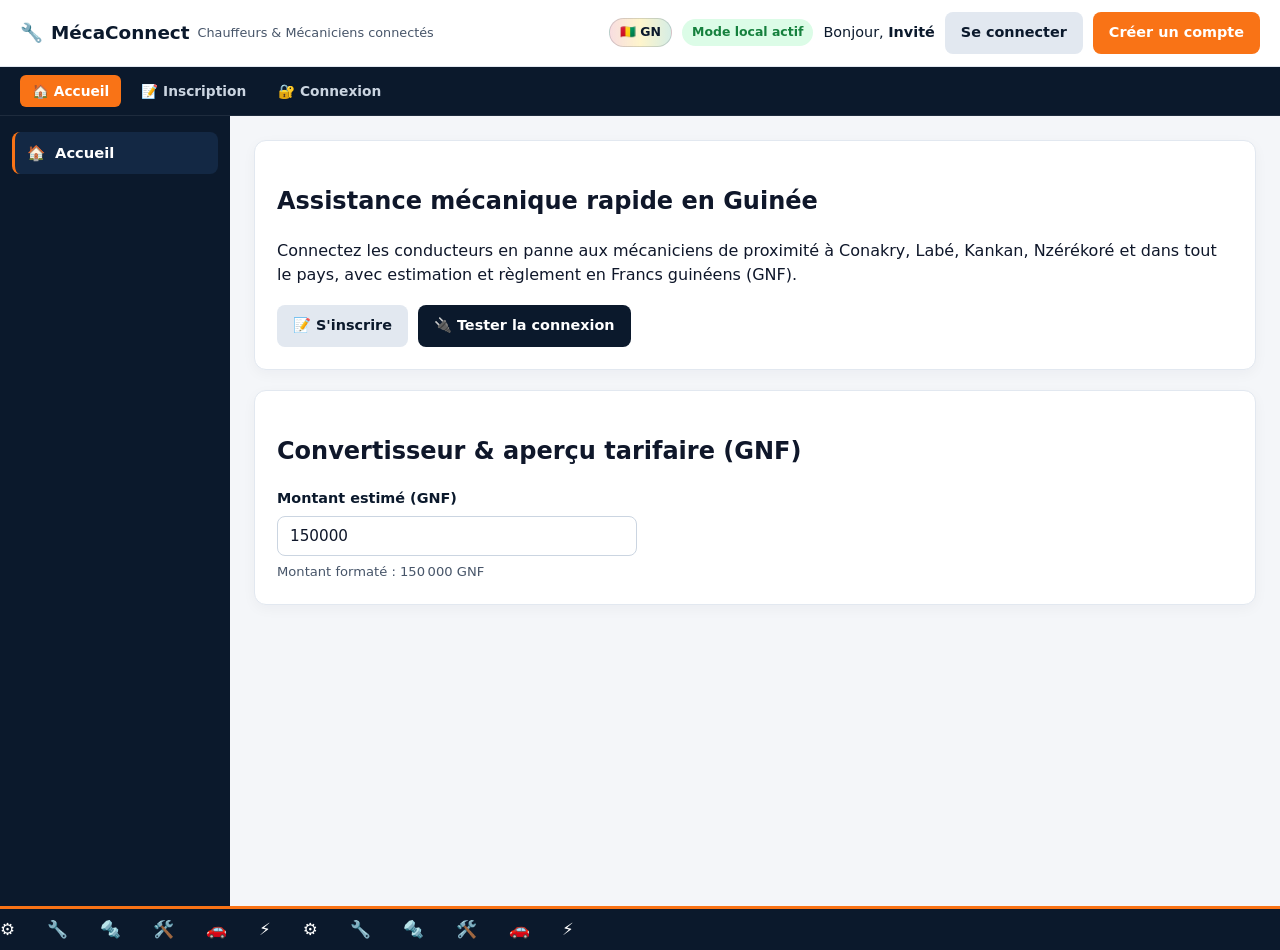
<file: frontend/index.html>
<!DOCTYPE html>
<html lang="fr">
<head>
    <meta charset="UTF-8" />
    <meta name="viewport" content="width=device-width, initial-scale=1.0" />
    <title>Accueil — MécaConnect Guinée</title>
    <link rel="stylesheet" href="style.css" />
</head>
<body>
    <header class="topbar topbar-light">
        <div class="topbar-brand">
            <a href="index.html" class="logo">🔧 <span>MécaConnect</span> <small>Chauffeurs &amp; Mécaniciens connectés</small></a>
        </div>
        <div class="topbar-actions">
            <span class="gn-pill">🇬🇳 GN</span>
            <span id="apiStatusBadge" class="api-badge">Vérification API...</span>
            <span class="user-greeting">Bonjour, <strong data-user-name>Invité</strong></span>
            <a href="notifications.html" class="btn-notif">🔔 Notifications <span class="notif-badge" data-notif-badge>0</span></a>
            <a href="connexion.html" class="btn-ghost-auth auth-guest-only">Se connecter</a>
            <a href="inscription.html" class="btn-cta-orange auth-guest-only">Créer un compte</a>
            <button type="button" id="logoutBtn" class="btn-logout hidden" data-auth-logout>Déconnexion</button>
        </div>
    </header>

    <div class="sub-nav-bar">
        <a href="index.html" class="sub-nav-link active">🏠 Accueil</a>
        <a href="inscription.html" class="sub-nav-link">📝 Inscription</a>
        <a href="connexion.html" class="sub-nav-link">🔐 Connexion</a>
        <a href="paiement.html" class="sub-nav-link">💳 Paiements GNF</a>
    </div>

    <div class="app-layout">
        <aside class="sidebar">
            <nav class="sidebar-nav" aria-label="Menu principal">
                <a href="index.html" class="nav-item active">🏠 <span>Accueil</span></a>
                <a href="chauffeur.html" class="nav-item">🚗 <span>Chauffeur</span></a>
                <a href="mecanicien.html" class="nav-item">🛠️ <span>Mécanicien</span></a>
                <a href="demande.html" class="nav-item">🚨 <span>Demande</span></a>
                <a href="paiement.html" class="nav-item">💳 <span>Paiement</span></a>
                <a href="notifications.html" class="nav-item">🔔 <span>Notifications</span></a>
                <a href="profil.html" class="nav-item">👤 <span>Profil</span></a>
                <a href="admin.html" class="nav-item">🛡️ <span>Administration</span></a>
            </nav>
        </aside>

        <main class="main-content">
            <section class="card">
                <h1>Assistance mécanique rapide en Guinée</h1>
                <p>Connectez les conducteurs en panne aux mécaniciens de proximité à Conakry, Labé, Kankan, Nzérékoré et dans tout le pays, avec estimation et règlement en Francs guinéens (GNF).</p>
                <div class="hero-actions">
                    <a href="demande.html" class="btn-primary">🚨 Demander un dépannage</a>
                    <a href="inscription.html" class="btn-secondary auth-guest-only">📝 S'inscrire</a>
                    <button type="button" id="btnTestApi" class="btn-pay">🔌 Tester la connexion</button>
                </div>
                <div id="loginStatus" class="status-box hidden"></div>
            </section>

            <section class="card">
                <h2>Convertisseur &amp; aperçu tarifaire (GNF)</h2>
                <div class="form-group" style="max-width: 360px;">
                    <label for="amountGnf">Montant estimé (GNF)</label>
                    <input type="number" id="amountGnf" value="150000" min="0" step="5000" />
                    <span id="formattedAmount" class="kyc-hint">Montant formaté : 150 000 GNF</span>
                </div>
            </section>
        </main>
    </div>

    <div class="mechanical-stage" aria-hidden="true">
        <div class="mechanical-track">
            <span>⚙️</span><span>🔧</span><span>🔩</span><span>🛠️</span><span>🚗</span><span>⚡</span>
            <span>⚙️</span><span>🔧</span><span>🔩</span><span>🛠️</span><span>🚗</span><span>⚡</span>
        </div>
    </div>

    <script src="app.js"></script>
</body>
</html>
</file>
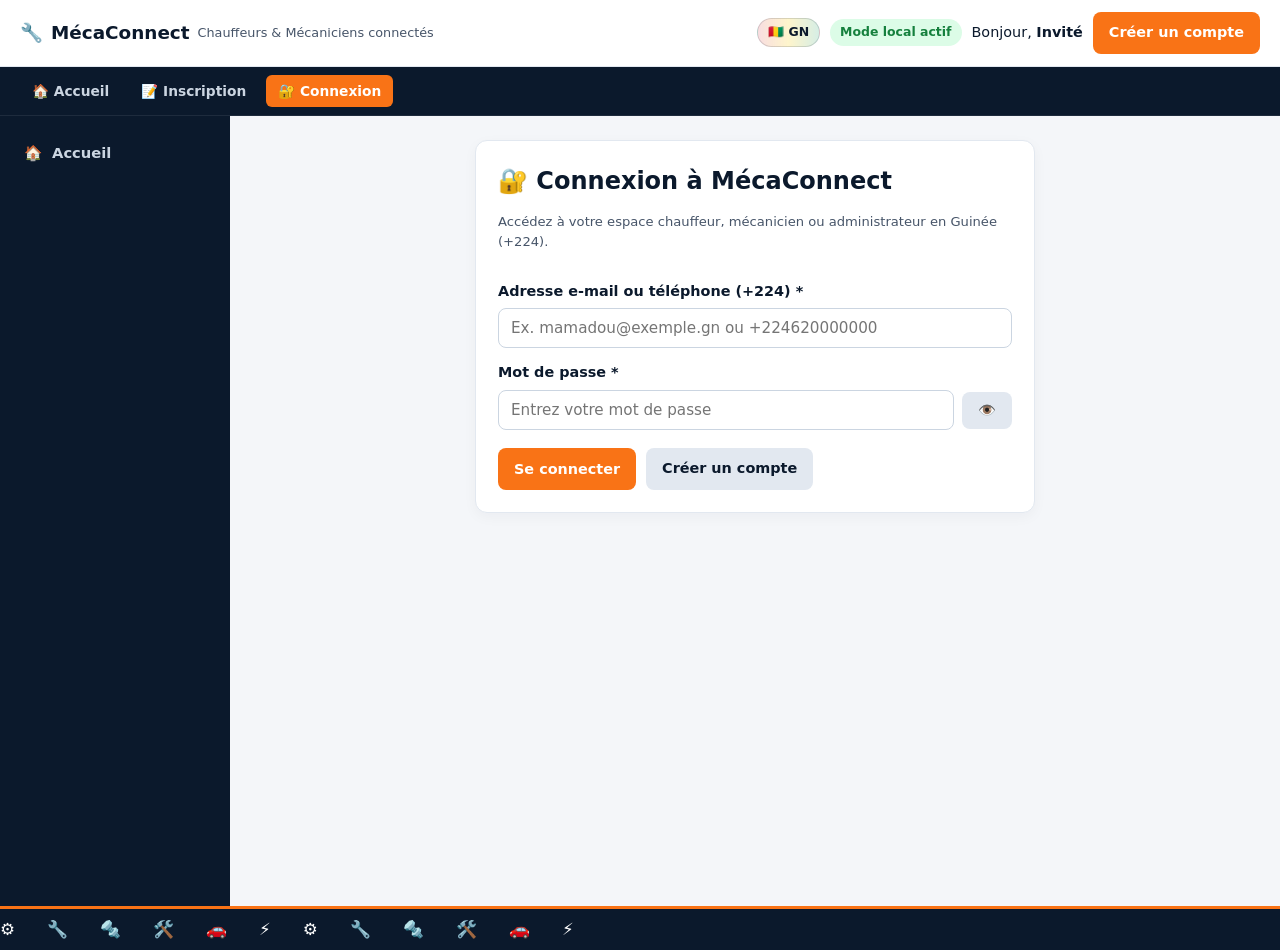
<file: frontend/admin.html>
<!DOCTYPE html>
<html lang="fr">
<head>
    <meta charset="UTF-8" />
    <meta name="viewport" content="width=device-width, initial-scale=1.0" />
    <title>Administration — MécaConnect Guinée</title>
    <link rel="stylesheet" href="style.css" />
</head>
<body>
    <header class="topbar topbar-light">
        <div class="topbar-brand">
            <a href="index.html" class="logo">🔧 <span>MécaConnect</span> <small>Chauffeurs &amp; Mécaniciens connectés</small></a>
        </div>
        <div class="topbar-actions">
            <span class="gn-pill">🇬🇳 GN</span>
            <span id="apiStatusBadge" class="api-badge">Vérification API...</span>
            <span class="user-greeting">Bonjour, <strong data-user-name>Invité</strong></span>
            <a href="notifications.html" class="btn-notif">🔔 Notifications <span class="notif-badge" data-notif-badge>0</span></a>
            <button type="button" id="logoutBtn" class="btn-logout hidden" data-auth-logout>Déconnexion</button>
        </div>
    </header>

    <div class="sub-nav-bar">
        <a href="index.html" class="sub-nav-link">🏠 Accueil</a>
        <a href="admin.html" class="sub-nav-link active">🛡️ Supervision Admin</a>
        <a href="paiement.html" class="sub-nav-link">💳 Paiements GNF</a>
    </div>

    <div class="app-layout">
        <aside class="sidebar">
            <nav class="sidebar-nav" aria-label="Menu principal">
                <a href="index.html" class="nav-item">🏠 <span>Accueil</span></a>
                <a href="chauffeur.html" class="nav-item">🚗 <span>Chauffeur</span></a>
                <a href="mecanicien.html" class="nav-item">🛠️ <span>Mécanicien</span></a>
                <a href="demande.html" class="nav-item">🚨 <span>Demande</span></a>
                <a href="paiement.html" class="nav-item">💳 <span>Paiement</span></a>
                <a href="notifications.html" class="nav-item">🔔 <span>Notifications</span></a>
                <a href="profil.html" class="nav-item">👤 <span>Profil</span></a>
                <a href="admin.html" class="nav-item active">🛡️ <span>Administration</span></a>
            </nav>
        </aside>

        <main class="main-content">
            <section class="card">
                <div class="page-header">
                    <div>
                        <h1>🛡️ Supervision globale MécaConnect Guinée</h1>
                        <p class="kyc-hint">Suivi des membres, interventions en cours et volumes financiers en GNF.</p>
                    </div>
                    <span class="status-badge">Accès Administrateur</span>
                </div>

                <div class="form-grid">
                    <div class="card">
                        <strong>Comptes inscrits</strong>
                        <p id="statUsers" style="font-size: 1.4rem; font-weight: 800; margin: 6px 0 0; color: var(--navy);">0</p>
                    </div>
                    <div class="card">
                        <strong>Interventions</strong>
                        <p id="statInterventions" style="font-size: 1.4rem; font-weight: 800; margin: 6px 0 0; color: var(--navy);">0</p>
                    </div>
                    <div class="card">
                        <strong>Volume paiements (GNF)</strong>
                        <p id="statRevenue" style="font-size: 1.4rem; font-weight: 800; margin: 6px 0 0; color: var(--orange-dark);">0 GNF</p>
                    </div>
                </div>

                <div id="adminStatus" class="status-box hidden"></div>
            </section>

            <section class="card">
                <h2>👥 Utilisateurs</h2>
                <div style="overflow-x: auto;">
                    <table style="width: 100%; border-collapse: collapse; text-align: left;">
                        <thead>
                            <tr>
                                <th style="padding: 8px; border-bottom: 1px solid var(--border);">Nom</th>
                                <th style="padding: 8px; border-bottom: 1px solid var(--border);">E-mail</th>
                                <th style="padding: 8px; border-bottom: 1px solid var(--border);">Téléphone</th>
                                <th style="padding: 8px; border-bottom: 1px solid var(--border);">Rôle</th>
                                <th style="padding: 8px; border-bottom: 1px solid var(--border);">Ville</th>
                                <th style="padding: 8px; border-bottom: 1px solid var(--border);">Statut</th>
                            </tr>
                        </thead>
                        <tbody id="adminUsersTableBody"></tbody>
                    </table>
                </div>
            </section>

            <section class="card">
                <h2>🚨 Interventions</h2>
                <div style="overflow-x: auto;">
                    <table style="width: 100%; border-collapse: collapse; text-align: left;">
                        <thead>
                            <tr>
                                <th style="padding: 8px; border-bottom: 1px solid var(--border);">Type</th>
                                <th style="padding: 8px; border-bottom: 1px solid var(--border);">Localisation</th>
                                <th style="padding: 8px; border-bottom: 1px solid var(--border);">Montant</th>
                                <th style="padding: 8px; border-bottom: 1px solid var(--border);">Statut</th>
                            </tr>
                        </thead>
                        <tbody id="adminInterventionsTableBody"></tbody>
                    </table>
                </div>
            </section>

            <section class="card">
                <h2>💳 Paiements GNF</h2>
                <div style="overflow-x: auto;">
                    <table style="width: 100%; border-collapse: collapse; text-align: left;">
                        <thead>
                            <tr>
                                <th style="padding: 8px; border-bottom: 1px solid var(--border);">Opérateur</th>
                                <th style="padding: 8px; border-bottom: 1px solid var(--border);">Téléphone</th>
                                <th style="padding: 8px; border-bottom: 1px solid var(--border);">Montant</th>
                                <th style="padding: 8px; border-bottom: 1px solid var(--border);">Statut</th>
                            </tr>
                        </thead>
                        <tbody id="adminPaymentsTableBody"></tbody>
                    </table>
                </div>
            </section>
        </main>
    </div>

    <script src="app.js"></script>
</body>
</html>
</file>
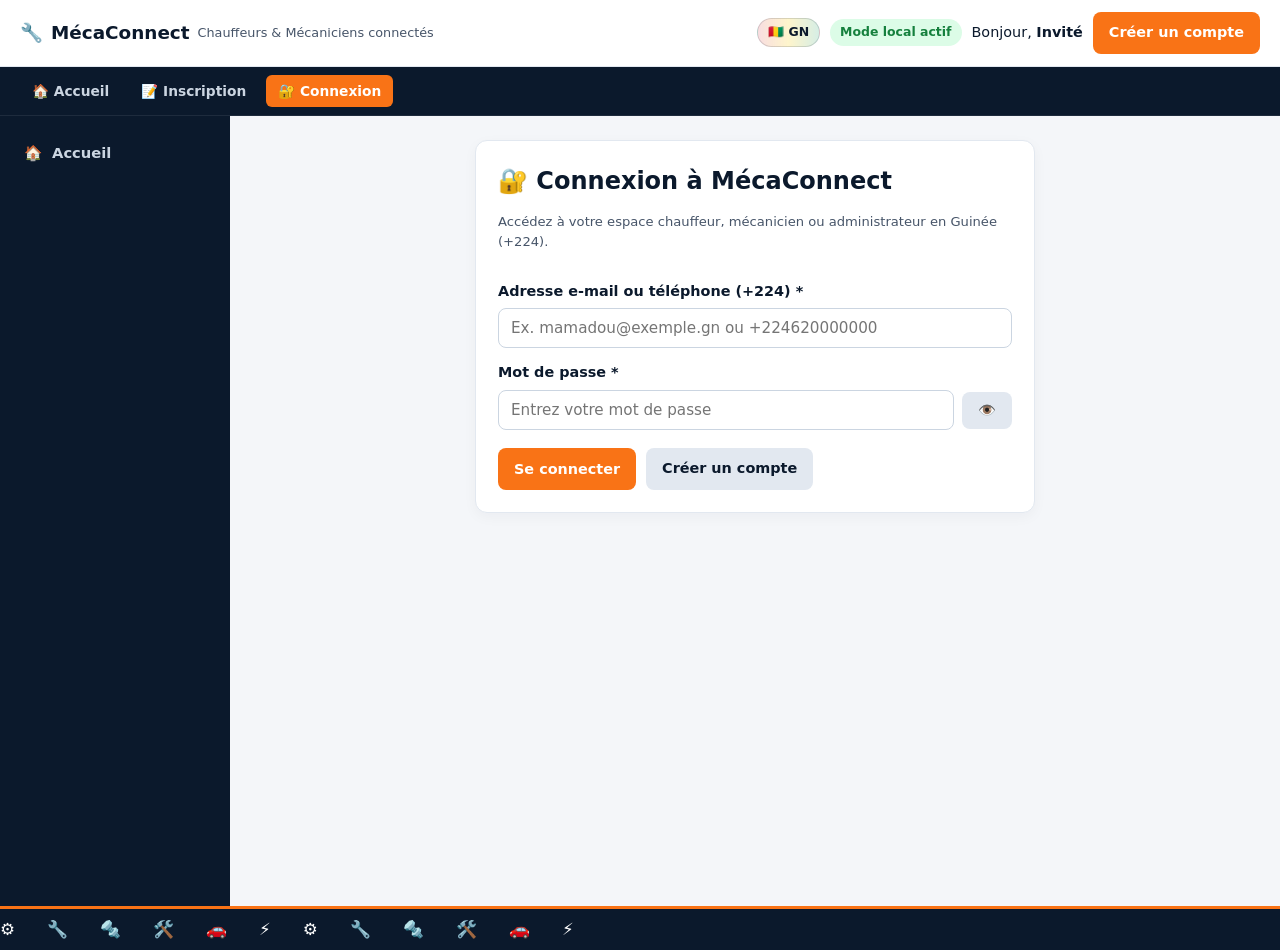
<file: frontend/chauffeur.html>
<!DOCTYPE html>
<html lang="fr">
<head>
    <meta charset="UTF-8" />
    <meta name="viewport" content="width=device-width, initial-scale=1.0" />
    <title>Espace Chauffeur — MécaConnect Guinée</title>
    <link rel="stylesheet" href="style.css" />
</head>
<body>
    <header class="topbar topbar-light">
        <div class="topbar-brand">
            <a href="index.html" class="logo">🔧 <span>MécaConnect</span> <small>Chauffeurs &amp; Mécaniciens connectés</small></a>
        </div>
        <div class="topbar-actions">
            <span class="gn-pill">🇬🇳 GN</span>
            <span id="apiStatusBadge" class="api-badge">Vérification API...</span>
            <span class="user-greeting">Bonjour, <strong data-user-name>Invité</strong></span>
            <a href="notifications.html" class="btn-notif">🔔 Notifications <span class="notif-badge" data-notif-badge>0</span></a>
            <button type="button" id="logoutBtn" class="btn-logout hidden" data-auth-logout>Déconnexion</button>
        </div>
    </header>

    <div class="sub-nav-bar">
        <a href="index.html" class="sub-nav-link">🏠 Accueil</a>
        <a href="chauffeur.html" class="sub-nav-link active">🚗 Espace Chauffeur</a>
        <a href="demande.html" class="sub-nav-link">🚨 Demande SOS</a>
        <a href="paiement.html" class="sub-nav-link">💳 Paiements GNF</a>
    </div>

    <div class="app-layout">
        <aside class="sidebar">
            <nav class="sidebar-nav" aria-label="Menu principal">
                <a href="index.html" class="nav-item">🏠 <span>Accueil</span></a>
                <a href="chauffeur.html" class="nav-item active">🚗 <span>Chauffeur</span></a>
                <a href="mecanicien.html" class="nav-item">🛠️ <span>Mécanicien</span></a>
                <a href="demande.html" class="nav-item">🚨 <span>Demande</span></a>
                <a href="paiement.html" class="nav-item">💳 <span>Paiement</span></a>
                <a href="notifications.html" class="nav-item">🔔 <span>Notifications</span></a>
                <a href="profil.html" class="nav-item">👤 <span>Profil</span></a>
                <a href="admin.html" class="nav-item">🛡️ <span>Administration</span></a>
            </nav>
        </aside>

        <main class="main-content">
            <section class="card">
                <div class="page-header">
                    <div>
                        <h1>🚗 Tableau de bord Chauffeur</h1>
                        <p class="kyc-hint">Suivez vos demandes de dépannage et lancez une alerte SOS en quelques secondes.</p>
                    </div>
                    <a href="demande.html" class="btn-primary">🚨 Nouvelle demande SOS</a>
                </div>

                <div class="form-grid">
                    <div class="card">
                        <strong>Demandes actives</strong>
                        <p id="driverActiveCount" style="font-size: 1.4rem; font-weight: 800; margin: 6px 0 0; color: var(--navy);">0</p>
                    </div>
                    <div class="card">
                        <strong>Budget estimé cumulé</strong>
                        <p id="driverTotalGnf" style="font-size: 1.4rem; font-weight: 800; margin: 6px 0 0; color: var(--orange-dark);">0 GNF</p>
                    </div>
                </div>
            </section>

            <section class="card">
                <div class="section-head">
                    <h2>📋 Historique de mes interventions</h2>
                    <a href="paiement.html" class="btn-pay">💳 Régler en GNF</a>
                </div>
                <div id="driverRequestsList">
                    <p class="kyc-hint">Chargement de vos interventions...</p>
                </div>
            </section>
        </main>
    </div>

    <script src="app.js"></script>
</body>
</html>
</file>
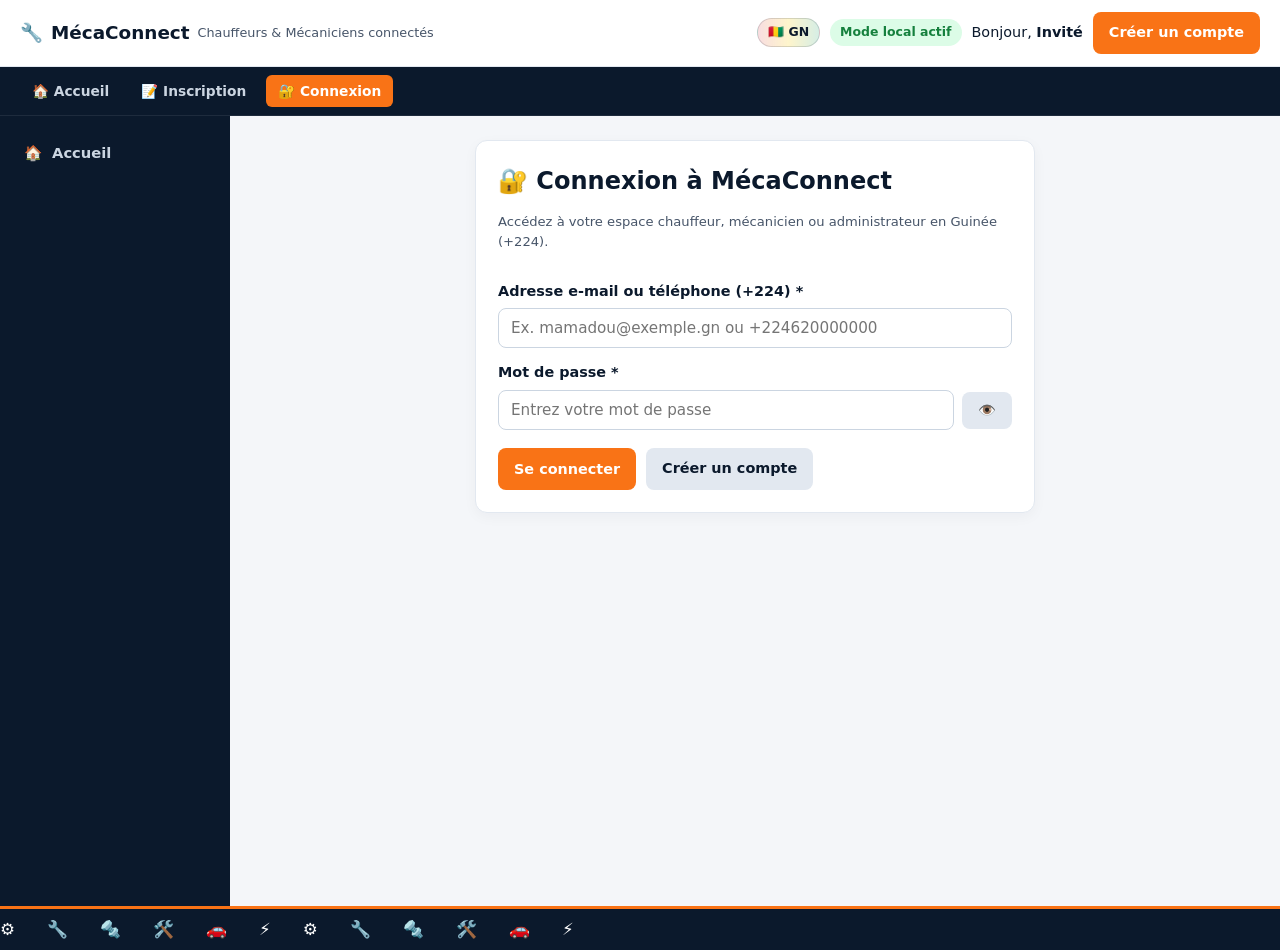
<file: frontend/connexion.html>
<!DOCTYPE html>
<html lang="fr">
<head>
    <meta charset="UTF-8" />
    <meta name="viewport" content="width=device-width, initial-scale=1.0" />
    <title>Connexion — MécaConnect Guinée</title>
    <link rel="stylesheet" href="style.css" />
</head>
<body class="connexion-page">
    <header class="topbar topbar-light">
        <div class="topbar-brand">
            <a href="index.html" class="logo">🔧 <span>MécaConnect</span> <small>Chauffeurs &amp; Mécaniciens connectés</small></a>
        </div>
        <div class="topbar-actions">
            <span class="gn-pill">🇬🇳 GN</span>
            <span id="apiStatusBadge" class="api-badge">Vérification API...</span>
            <span class="user-greeting">Bonjour, <strong data-user-name>Invité</strong></span>
            <a href="notifications.html" class="btn-notif">🔔 Notifications <span class="notif-badge" data-notif-badge>0</span></a>
            <a href="inscription.html" class="btn-cta-orange auth-guest-only">Créer un compte</a>
            <button type="button" id="logoutBtn" class="btn-logout hidden" data-auth-logout>Déconnexion</button>
        </div>
    </header>

    <div class="sub-nav-bar">
        <a href="index.html" class="sub-nav-link">🏠 Accueil</a>
        <a href="inscription.html" class="sub-nav-link">📝 Inscription</a>
        <a href="connexion.html" class="sub-nav-link active">🔐 Connexion</a>
        <a href="paiement.html" class="sub-nav-link">💳 Paiements GNF</a>
    </div>

    <div class="app-layout">
        <aside class="sidebar">
            <nav class="sidebar-nav" aria-label="Menu principal">
                <a href="index.html" class="nav-item">🏠 <span>Accueil</span></a>
                <a href="chauffeur.html" class="nav-item">🚗 <span>Chauffeur</span></a>
                <a href="mecanicien.html" class="nav-item">🛠️ <span>Mécanicien</span></a>
                <a href="demande.html" class="nav-item">🚨 <span>Demande</span></a>
                <a href="paiement.html" class="nav-item">💳 <span>Paiement</span></a>
                <a href="notifications.html" class="nav-item">🔔 <span>Notifications</span></a>
                <a href="profil.html" class="nav-item">👤 <span>Profil</span></a>
                <a href="admin.html" class="nav-item">🛡️ <span>Administration</span></a>
            </nav>
        </aside>

        <main class="main-content">
            <section class="form-card" style="max-width: 560px; margin: 0 auto;">
                <div class="page-header">
                    <div>
                        <h1>🔐 Connexion à MécaConnect</h1>
                        <p class="kyc-hint">Accédez à votre espace chauffeur, mécanicien ou administrateur en Guinée (+224).</p>
                    </div>
                </div>

                <form id="connexionForm" novalidate>
                    <div class="form-group">
                        <label for="loginEmail">Adresse e-mail ou téléphone (+224) *</label>
                        <input type="text" id="loginEmail" name="email" placeholder="Ex. mamadou@exemple.gn ou +224620000000" autocomplete="username" required />
                    </div>

                    <div class="form-group" style="margin-top: 14px;">
                        <label for="loginPassword">Mot de passe *</label>
                        <div style="display: flex; gap: 8px; align-items: center;">
                            <input type="password" id="loginPassword" name="mot_de_passe" placeholder="Entrez votre mot de passe" autocomplete="current-password" required />
                            <button type="button" id="togglePasswordBtn" class="btn-secondary" style="white-space: nowrap;" aria-label="Afficher ou masquer le mot de passe">👁️</button>
                        </div>
                    </div>

                    <div id="loginStatus" class="status-box hidden" role="alert" aria-live="polite"></div>

                    <div class="hero-actions">
                        <button type="submit" id="submitConnexionBtn" class="btn-primary">Se connecter</button>
                        <a href="inscription.html" class="btn-secondary">Créer un compte</a>
                    </div>
                </form>
            </section>
        </main>
    </div>

    <div class="mechanical-stage" aria-hidden="true">
        <div class="mechanical-track">
            <span>⚙️</span><span>🔧</span><span>🔩</span><span>🛠️</span><span>🚗</span><span>⚡</span>
            <span>⚙️</span><span>🔧</span><span>🔩</span><span>🛠️</span><span>🚗</span><span>⚡</span>
        </div>
    </div>

    <script src="app.js"></script>
</body>
</html>
</file>
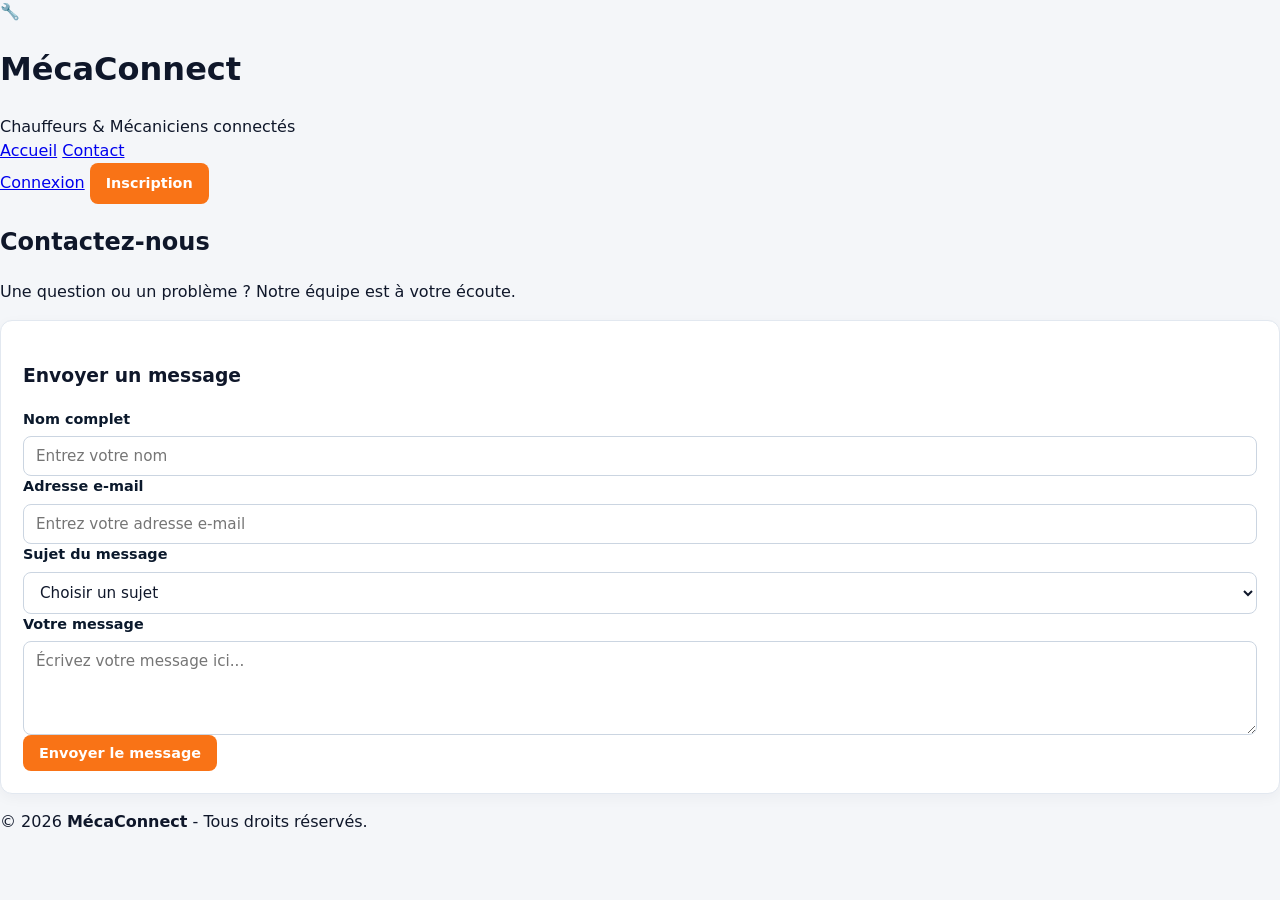
<file: frontend/contact.html>
<!DOCTYPE html>
<html lang="fr">
<head>
  <meta charset="UTF-8" />
  <meta name="viewport" content="width=device-width, initial-scale=1.0" />
  <title>Contact — MécaConnect</title>
  <link rel="stylesheet" href="style.css" />
</head>
<body>
  <header class="navbar">
    <div class="brand">
      <span class="logo">🔧</span>
      <div>
        <h1><a href="index.html" style="text-decoration:none; color:inherit;">MécaConnect</a></h1>
        <span class="tagline">Chauffeurs &amp; Mécaniciens connectés</span>
      </div>
    </div>

    <nav class="nav-links">
      <a href="index.html">Accueil</a>
      <a href="chauffeur.html">Chauffeur</a>
      <a href="mecanicien.html">Mécanicien</a>
      <a href="demande.html">Demande</a>
      <a href="paiement.html">Paiement</a>
      <a href="profil.html">Profil</a>
      <a href="contact.html" class="active">Contact</a>
    </nav>

    <div class="auth-actions">
      <a href="connexion.html" class="btn-outline">Connexion</a>
      <a href="inscription.html" class="btn-primary">Inscription</a>
    </div>
  </header>

  <main class="container page-medium">
    <div class="app-toolbar">
      <div>
        <h2>Contactez-nous</h2>
        <p class="muted">Une question ou un problème ? Notre équipe est à votre écoute.</p>
      </div>
    </div>

    <div class="card">
      <h3>Envoyer un message</h3>
      <form onsubmit="handleContact(event)">
        <div class="form-row">
          <div class="form-group">
            <label for="contact-name">Nom complet</label>
            <input type="text" id="contact-name" placeholder="Entrez votre nom" required />
          </div>

          <div class="form-group">
            <label for="contact-email">Adresse e-mail</label>
            <input type="email" id="contact-email" placeholder="Entrez votre adresse e-mail" required />
          </div>
        </div>

        <div class="form-group">
          <label for="contact-subject">Sujet du message</label>
          <select id="contact-subject" required>
            <option value="">Choisir un sujet</option>
            <option value="Support chauffeur">Support chauffeur</option>
            <option value="Partenariat mécanicien">Partenariat mécanicien</option>
            <option value="Facturation">Facturation et paiement</option>
            <option value="Autre">Autre demande</option>
          </select>
        </div>

        <div class="form-group">
          <label for="contact-message">Votre message</label>
          <textarea id="contact-message" rows="4" placeholder="Écrivez votre message ici..." required></textarea>
        </div>

        <button type="submit" class="btn-primary full-width">Envoyer le message</button>
      </form>
    </div>
  </main>

  <footer class="footer">
    <p>© 2026 <strong>MécaConnect</strong> - Tous droits réservés.</p>
  </footer>

  <script src="app.js"></script>
</body>
</html>
</file>
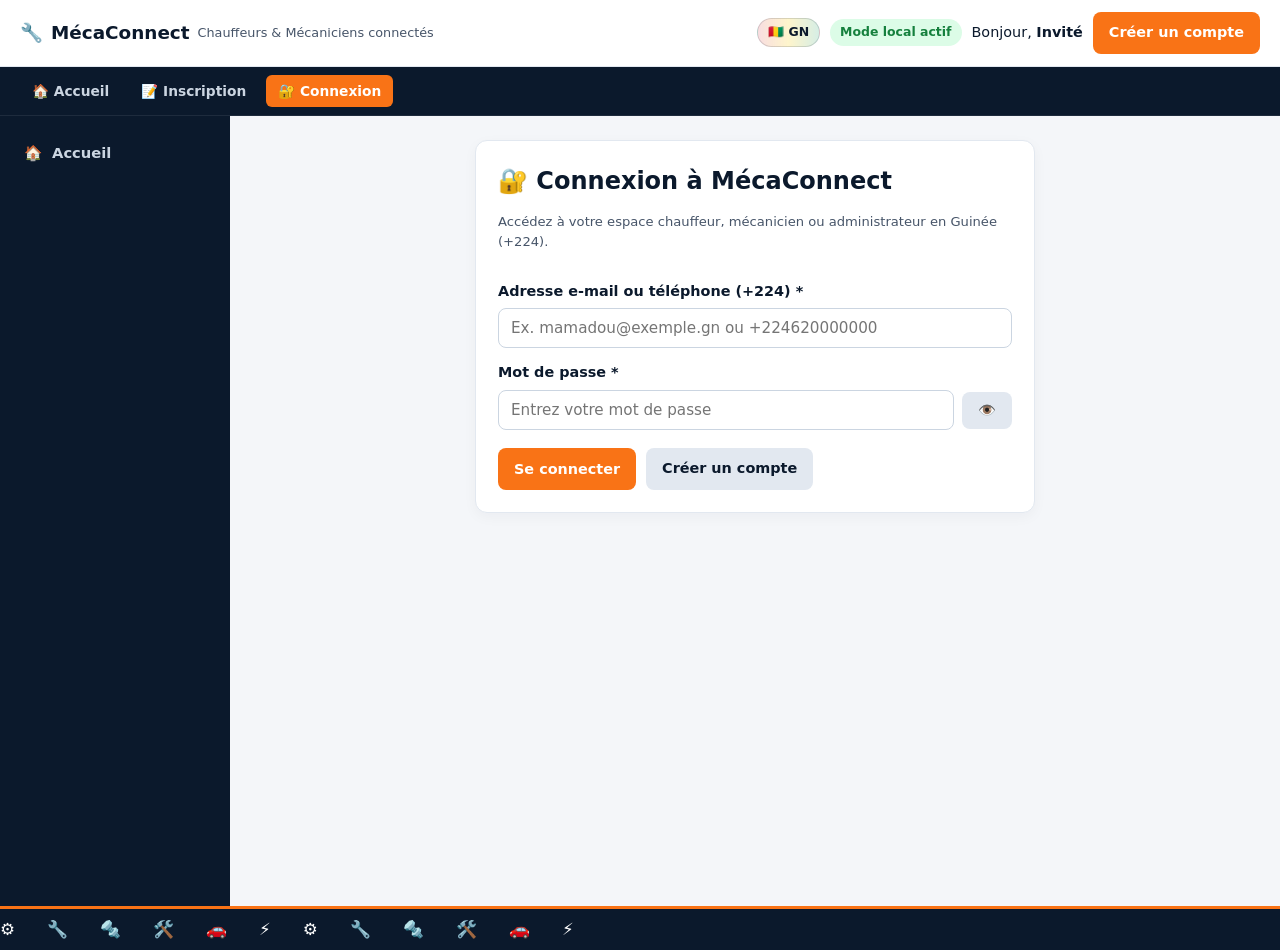
<file: frontend/demande.html>
<!DOCTYPE html>
<html lang="fr">
<head>
    <meta charset="UTF-8" />
    <meta name="viewport" content="width=device-width, initial-scale=1.0" />
    <title>Demande SOS — MécaConnect Guinée</title>
    <link rel="stylesheet" href="style.css" />
</head>
<body class="demande-page">
    <header class="topbar topbar-light">
        <div class="topbar-brand">
            <a href="index.html" class="logo">🔧 <span>MécaConnect</span> <small>Chauffeurs &amp; Mécaniciens connectés</small></a>
        </div>
        <div class="topbar-actions">
            <span class="gn-pill">🇬🇳 GN</span>
            <span id="apiStatusBadge" class="api-badge">Vérification API...</span>
            <span class="user-greeting">Bonjour, <strong data-user-name>Invité</strong></span>
            <a href="notifications.html" class="btn-notif">🔔 Notifications <span class="notif-badge" data-notif-badge>0</span></a>
            <button type="button" id="logoutBtn" class="btn-logout hidden" data-auth-logout>Déconnexion</button>
        </div>
    </header>

    <div class="sub-nav-bar">
        <a href="index.html" class="sub-nav-link">🏠 Accueil</a>
        <a href="demande.html" class="sub-nav-link active">🚨 Demande SOS</a>
        <a href="mecanicien.html" class="sub-nav-link">🛠️ Missions</a>
        <a href="paiement.html" class="sub-nav-link">💳 Paiements GNF</a>
    </div>

    <div class="app-layout">
        <aside class="sidebar">
            <nav class="sidebar-nav" aria-label="Menu principal">
                <a href="index.html" class="nav-item">🏠 <span>Accueil</span></a>
                <a href="chauffeur.html" class="nav-item">🚗 <span>Chauffeur</span></a>
                <a href="mecanicien.html" class="nav-item">🛠️ <span>Mécanicien</span></a>
                <a href="demande.html" class="nav-item active">🚨 <span>Demande</span></a>
                <a href="paiement.html" class="nav-item">💳 <span>Paiement</span></a>
                <a href="notifications.html" class="nav-item">🔔 <span>Notifications</span></a>
                <a href="profil.html" class="nav-item">👤 <span>Profil</span></a>
                <a href="admin.html" class="nav-item">🛡️ <span>Administration</span></a>
            </nav>
        </aside>

        <main class="main-content">
            <section class="form-card">
                <div class="page-header">
                    <div>
                        <h1>🚨 Nouvelle demande d'intervention (SOS)</h1>
                        <p class="kyc-hint">Signalez une panne en Guinée et proposez un tarif estimatif en GNF.</p>
                    </div>
                    <span class="status-badge">Urgence 24/7</span>
                </div>

                <form id="breakdownForm" novalidate>
                    <div class="form-grid">
                        <div class="form-group">
                            <label for="typePanne">Type de panne *</label>
                            <select id="typePanne" name="type_panne" required>
                                <option value="Panne batterie / démarrage">🔋 Panne batterie / démarrage</option>
                                <option value="Crevaison / changement de roue">🛞 Crevaison / changement de roue</option>
                                <option value="Surchauffe moteur / radiateur">🌡️ Surchauffe moteur / radiateur</option>
                                <option value="Freinage / embrayage / boîte">🛑 Freinage / embrayage / boîte</option>
                                <option value="Diagnostic électrique">⚡ Diagnostic électrique</option>
                            </select>
                        </div>

                        <div class="form-group">
                            <label for="localisation">Ville &amp; quartier *</label>
                            <input type="text" id="localisation" name="localisation" placeholder="Ex. Labé — Daka ou Conakry — Kipé" required />
                        </div>

                        <div class="form-group">
                            <label for="amountGnf">Tarif estimé (GNF) *</label>
                            <input type="number" id="amountGnf" name="montant_gnf" value="150000" min="10000" step="5000" required />
                            <span id="formattedAmount" class="kyc-hint">Montant formaté : 150 000 GNF</span>
                        </div>
                    </div>

                    <div class="form-group" style="margin-top: 14px;">
                        <label for="descriptionPanne">Description du problème</label>
                        <textarea id="descriptionPanne" name="description" rows="3" placeholder="Décrivez brièvement la panne..."></textarea>
                    </div>

                    <div class="hero-actions">
                        <button type="submit" class="btn-primary">🚨 Envoyer la demande</button>
                        <button type="reset" class="btn-secondary">Réinitialiser</button>
                    </div>

                    <div id="driverStatus" class="status-box hidden"></div>
                </form>
            </section>

            <section class="card">
                <h2>📋 Mes demandes</h2>
                <div id="driverRequestsList"></div>
            </section>
        </main>
    </div>

    <script src="app.js"></script>
</body>
</html>
</file>
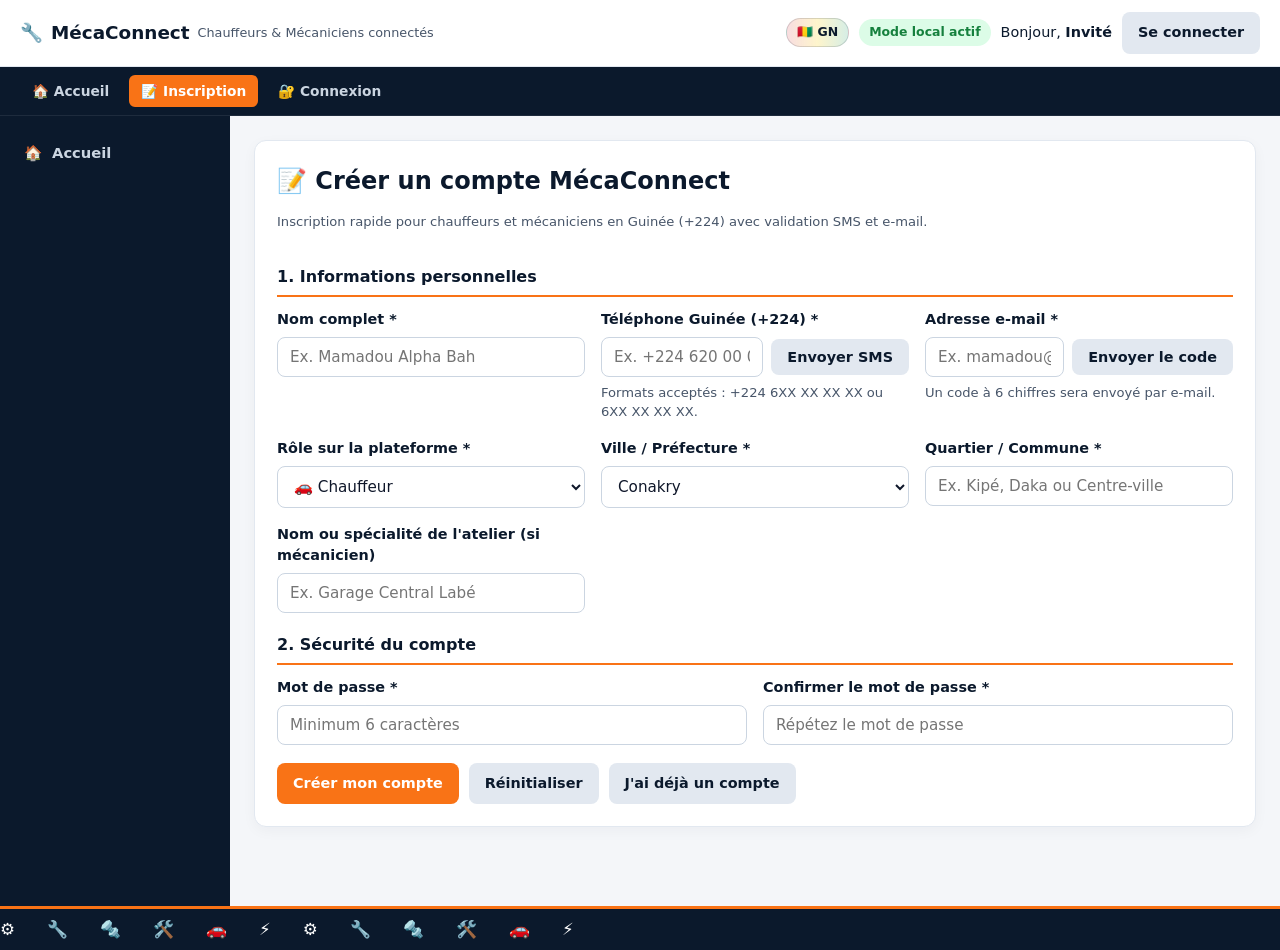
<file: frontend/inscription.html>
<!DOCTYPE html>
<html lang="fr">
<head>
    <meta charset="UTF-8" />
    <meta name="viewport" content="width=device-width, initial-scale=1.0" />
    <title>Inscription — MécaConnect Guinée</title>
    <link rel="stylesheet" href="style.css" />
</head>
<body class="inscription-page">
    <header class="topbar topbar-light">
        <div class="topbar-brand">
            <a href="index.html" class="logo">🔧 <span>MécaConnect</span> <small>Chauffeurs &amp; Mécaniciens connectés</small></a>
        </div>
        <div class="topbar-actions">
            <span class="gn-pill">🇬🇳 GN</span>
            <span id="apiStatusBadge" class="api-badge">Vérification API...</span>
            <span class="user-greeting">Bonjour, <strong data-user-name>Invité</strong></span>
            <a href="notifications.html" class="btn-notif">🔔 Notifications <span class="notif-badge" data-notif-badge>0</span></a>
            <a href="connexion.html" class="btn-ghost-auth auth-guest-only">Se connecter</a>
            <button type="button" id="logoutBtn" class="btn-logout hidden" data-auth-logout>Déconnexion</button>
        </div>
    </header>

    <div class="sub-nav-bar">
        <a href="index.html" class="sub-nav-link">🏠 Accueil</a>
        <a href="inscription.html" class="sub-nav-link active">📝 Inscription</a>
        <a href="connexion.html" class="sub-nav-link">🔐 Connexion</a>
        <a href="paiement.html" class="sub-nav-link">💳 Paiements GNF</a>
    </div>

    <div class="app-layout">
        <aside class="sidebar">
            <nav class="sidebar-nav" aria-label="Menu principal">
                <a href="index.html" class="nav-item">🏠 <span>Accueil</span></a>
                <a href="chauffeur.html" class="nav-item">🚗 <span>Chauffeur</span></a>
                <a href="mecanicien.html" class="nav-item">🛠️ <span>Mécanicien</span></a>
                <a href="demande.html" class="nav-item">🚨 <span>Demande</span></a>
                <a href="paiement.html" class="nav-item">💳 <span>Paiement</span></a>
                <a href="notifications.html" class="nav-item">🔔 <span>Notifications</span></a>
                <a href="profil.html" class="nav-item">👤 <span>Profil</span></a>
                <a href="admin.html" class="nav-item">🛡️ <span>Administration</span></a>
            </nav>
        </aside>

        <main class="main-content">
            <section class="form-card">
                <div class="page-header">
                    <div>
                        <h1>📝 Créer un compte MécaConnect</h1>
                        <p class="kyc-hint">Inscription rapide pour chauffeurs et mécaniciens en Guinée (+224) avec validation SMS et e-mail.</p>
                    </div>
                </div>

                <form id="inscriptionForm" novalidate>
                    <div class="section-title">1. Informations personnelles</div>
                    <div class="form-grid">
                        <div class="form-group">
                            <label for="nomComplet">Nom complet *</label>
                            <input type="text" id="nomComplet" name="nom_complet" placeholder="Ex. Mamadou Alpha Bah" autocomplete="name" required />
                        </div>

                        <div class="form-group">
                            <label for="telephone">Téléphone Guinée (+224) *</label>
                            <div style="display: flex; gap: 8px; align-items: center;">
                                <input type="tel" id="telephone" name="telephone" placeholder="Ex. +224 620 00 00 00" autocomplete="tel" required />
                                <button type="button" id="sendSmsBtn" class="btn-secondary" style="white-space: nowrap;">Envoyer SMS</button>
                            </div>
                            <small id="smsStatusHint" class="kyc-hint" aria-live="polite">Formats acceptés : +224 6XX XX XX XX ou 6XX XX XX XX.</small>
                        </div>

                        <div class="form-group hidden" id="smsOtpGroup">
                            <label for="smsOtp">Code SMS (+224 — 6 chiffres) *</label>
                            <div style="display: flex; gap: 8px; align-items: center;">
                                <input type="text" id="smsOtp" name="sms_otp" maxlength="6" pattern="\d{6}" inputmode="numeric" placeholder="Ex. 192837" />
                                <button type="button" id="verifySmsBtn" class="btn-primary" style="white-space: nowrap;">Valider SMS</button>
                            </div>
                        </div>

                        <div class="form-group">
                            <label for="email">Adresse e-mail *</label>
                            <div style="display: flex; gap: 8px; align-items: center;">
                                <input type="email" id="email" name="email" placeholder="Ex. mamadou@exemple.gn" autocomplete="email" required />
                                <button type="button" id="sendOtpBtn" class="btn-secondary" style="white-space: nowrap;">Envoyer le code</button>
                            </div>
                            <small id="emailStatusHint" class="kyc-hint" aria-live="polite">Un code à 6 chiffres sera envoyé par e-mail.</small>
                        </div>

                        <div class="form-group hidden" id="otpGroup">
                            <label for="emailOtp">Code de vérification e-mail (6 chiffres) *</label>
                            <div style="display: flex; gap: 8px; align-items: center;">
                                <input type="text" id="emailOtp" name="email_otp" maxlength="6" pattern="\d{6}" inputmode="numeric" placeholder="Ex. 482910" />
                                <button type="button" id="verifyOtpBtn" class="btn-primary" style="white-space: nowrap;">Valider le code</button>
                            </div>
                        </div>

                        <div class="form-group">
                            <label for="roleCompte">Rôle sur la plateforme *</label>
                            <select id="roleCompte" name="role" required>
                                <option value="chauffeur">🚗 Chauffeur</option>
                                <option value="mecanicien">🛠️ Mécanicien / Atelier</option>
                            </select>
                        </div>

                        <div class="form-group">
                            <label for="ville">Ville / Préfecture *</label>
                            <select id="ville" name="ville" required>
                                <option value="Conakry">Conakry</option>
                                <option value="Labé">Labé</option>
                                <option value="Kankan">Kankan</option>
                                <option value="Nzérékoré">Nzérékoré</option>
                                <option value="Mamou">Mamou</option>
                                <option value="Kindia">Kindia</option>
                                <option value="Boké">Boké</option>
                                <option value="Faranah">Faranah</option>
                            </select>
                        </div>

                        <div class="form-group">
                            <label for="quartier">Quartier / Commune *</label>
                            <input type="text" id="quartier" name="quartier" placeholder="Ex. Kipé, Daka ou Centre-ville" required />
                        </div>

                        <div class="form-group">
                            <label for="refAtelier">Nom ou spécialité de l'atelier (si mécanicien)</label>
                            <input type="text" id="refAtelier" name="ref_atelier" placeholder="Ex. Garage Central Labé" />
                        </div>
                    </div>

                    <div class="section-title">2. Sécurité du compte</div>
                    <div class="form-grid">
                        <div class="form-group">
                            <label for="motDePasse">Mot de passe *</label>
                            <input type="password" id="motDePasse" name="mot_de_passe" minlength="6" autocomplete="new-password" placeholder="Minimum 6 caractères" required />
                        </div>

                        <div class="form-group">
                            <label for="confirmMotDePasse">Confirmer le mot de passe *</label>
                            <input type="password" id="confirmMotDePasse" name="confirm_mot_de_passe" minlength="6" autocomplete="new-password" placeholder="Répétez le mot de passe" required />
                        </div>
                    </div>

                    <div class="hero-actions">
                        <button type="submit" id="submitInscriptionBtn" class="btn-primary">Créer mon compte</button>
                        <button type="reset" class="btn-secondary">Réinitialiser</button>
                        <a href="connexion.html" class="btn-secondary">J'ai déjà un compte</a>
                    </div>

                    <div id="inscriptionFeedback" class="status-box hidden" role="status" aria-live="polite"></div>
                </form>
            </section>
        </main>
    </div>

    <div class="mechanical-stage" aria-hidden="true">
        <div class="mechanical-track">
            <span>⚙️</span><span>🔧</span><span>🔩</span><span>🛠️</span><span>🚗</span><span>⚡</span>
            <span>⚙️</span><span>🔧</span><span>🔩</span><span>🛠️</span><span>🚗</span><span>⚡</span>
        </div>
    </div>

    <script src="app.js"></script>
</body>
</html>
</file>
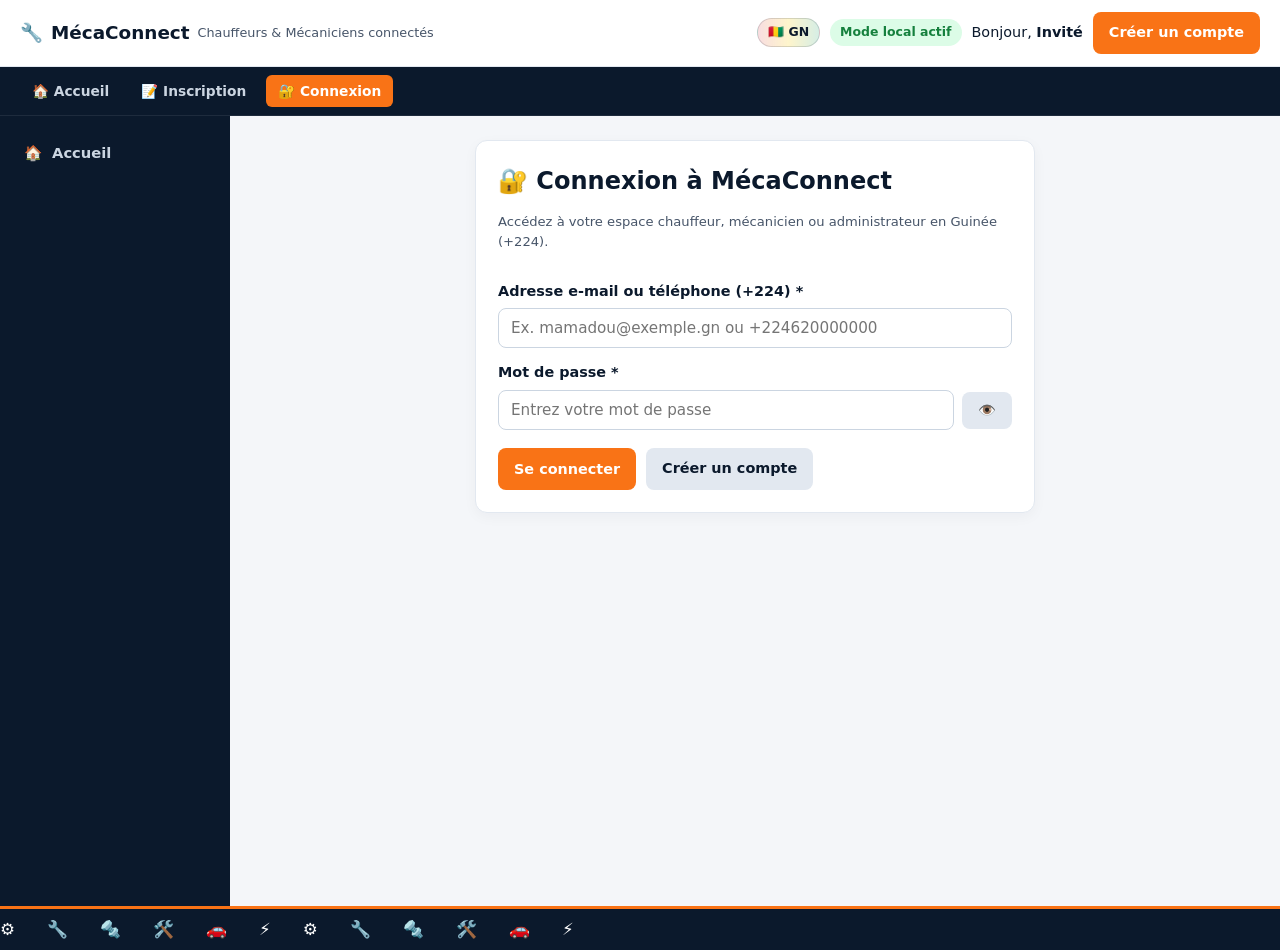
<file: frontend/mecanicien.html>
<!DOCTYPE html>
<html lang="fr">
<head>
    <meta charset="UTF-8" />
    <meta name="viewport" content="width=device-width, initial-scale=1.0" />
    <title>Espace Mécanicien — MécaConnect Guinée</title>
    <link rel="stylesheet" href="style.css" />
</head>
<body>
    <header class="topbar topbar-light">
        <div class="topbar-brand">
            <a href="index.html" class="logo">🔧 <span>MécaConnect</span> <small>Chauffeurs &amp; Mécaniciens connectés</small></a>
        </div>
        <div class="topbar-actions">
            <span class="gn-pill">🇬🇳 GN</span>
            <span id="apiStatusBadge" class="api-badge">Vérification API...</span>
            <span class="user-greeting">Bonjour, <strong data-user-name>Invité</strong></span>
            <a href="notifications.html" class="btn-notif">🔔 Notifications <span class="notif-badge" data-notif-badge>0</span></a>
            <button type="button" id="logoutBtn" class="btn-logout hidden" data-auth-logout>Déconnexion</button>
        </div>
    </header>

    <div class="sub-nav-bar">
        <a href="index.html" class="sub-nav-link">🏠 Accueil</a>
        <a href="demande.html" class="sub-nav-link">🚨 Demande SOS</a>
        <a href="mecanicien.html" class="sub-nav-link active">🛠️ Missions</a>
        <a href="paiement.html" class="sub-nav-link">💳 Paiements GNF</a>
    </div>

    <div class="app-layout">
        <aside class="sidebar">
            <nav class="sidebar-nav" aria-label="Menu principal">
                <a href="index.html" class="nav-item">🏠 <span>Accueil</span></a>
                <a href="chauffeur.html" class="nav-item">🚗 <span>Chauffeur</span></a>
                <a href="mecanicien.html" class="nav-item active">🛠️ <span>Mécanicien</span></a>
                <a href="demande.html" class="nav-item">🚨 <span>Demande</span></a>
                <a href="paiement.html" class="nav-item">💳 <span>Paiement</span></a>
                <a href="notifications.html" class="nav-item">🔔 <span>Notifications</span></a>
                <a href="profil.html" class="nav-item">👤 <span>Profil</span></a>
                <a href="admin.html" class="nav-item">🛡️ <span>Administration</span></a>
            </nav>
        </aside>

        <main class="main-content">
            <section class="card">
                <div class="page-header">
                    <div>
                        <h1>🛠️ Missions d'intervention disponibles</h1>
                        <p class="kyc-hint">Acceptez ou clôturez les demandes de dépannage en Guinée.</p>
                    </div>
                    <span class="status-badge">Atelier actif</span>
                </div>
                <div id="mechanicMissionsList"></div>
            </section>
        </main>
    </div>

    <script src="app.js"></script>
</body>
</html>
</file>
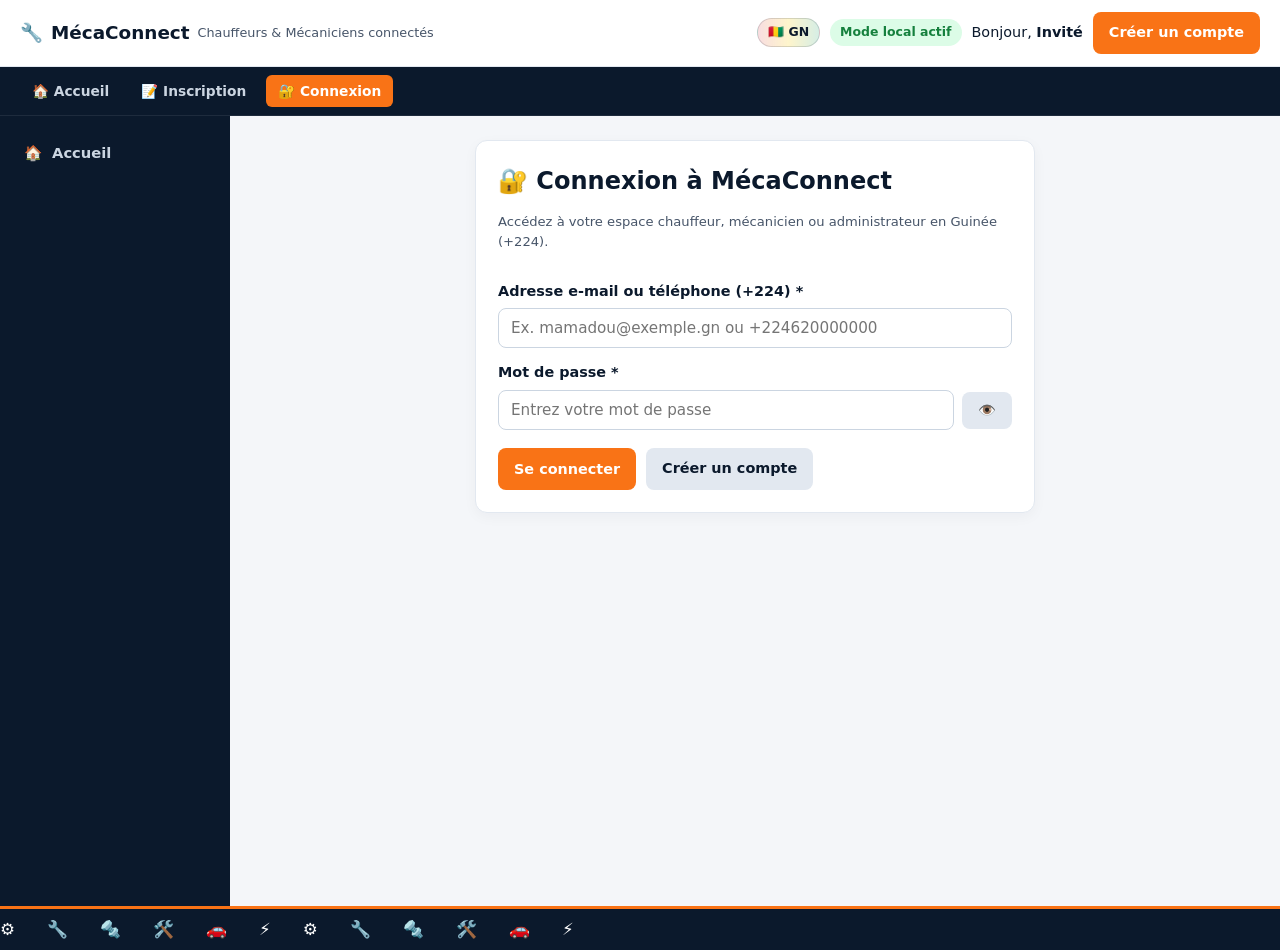
<file: frontend/notifications.html>
<!DOCTYPE html>
<html lang="fr">
<head>
    <meta charset="UTF-8" />
    <meta name="viewport" content="width=device-width, initial-scale=1.0" />
    <title>Notifications — MécaConnect Guinée</title>
    <link rel="stylesheet" href="style.css" />
</head>
<body>
    <header class="topbar topbar-light">
        <div class="topbar-brand">
            <a href="index.html" class="logo">🔧 <span>MécaConnect</span> <small>Chauffeurs &amp; Mécaniciens connectés</small></a>
        </div>
        <div class="topbar-actions">
            <span class="gn-pill">🇬🇳 GN</span>
            <span id="apiStatusBadge" class="api-badge">Vérification API...</span>
            <span class="user-greeting">Bonjour, <strong data-user-name>Invité</strong></span>
            <a href="notifications.html" class="btn-notif">🔔 Notifications <span class="notif-badge" data-notif-badge>0</span></a>
            <button type="button" id="logoutBtn" class="btn-logout hidden" data-auth-logout>Déconnexion</button>
        </div>
    </header>

    <div class="sub-nav-bar">
        <a href="index.html" class="sub-nav-link">🏠 Accueil</a>
        <a href="demande.html" class="sub-nav-link">🚨 Demande SOS</a>
        <a href="mecanicien.html" class="sub-nav-link">🛠️ Missions</a>
        <a href="notifications.html" class="sub-nav-link active">🔔 Notifications</a>
    </div>

    <div class="app-layout">
        <aside class="sidebar">
            <nav class="sidebar-nav" aria-label="Menu principal">
                <a href="index.html" class="nav-item">🏠 <span>Accueil</span></a>
                <a href="chauffeur.html" class="nav-item">🚗 <span>Chauffeur</span></a>
                <a href="mecanicien.html" class="nav-item">🛠️ <span>Mécanicien</span></a>
                <a href="demande.html" class="nav-item">🚨 <span>Demande</span></a>
                <a href="paiement.html" class="nav-item">💳 <span>Paiement</span></a>
                <a href="notifications.html" class="nav-item active">🔔 <span>Notifications</span></a>
                <a href="profil.html" class="nav-item">👤 <span>Profil</span></a>
                <a href="admin.html" class="nav-item">🛡️ <span>Administration</span></a>
            </nav>
        </aside>

        <main class="main-content">
            <section class="card">
                <div class="page-header">
                    <div>
                        <h1>🔔 Centre de notifications</h1>
                        <p class="kyc-hint">Alertes d'intervention, confirmations de paiement GNF et mises à jour de compte.</p>
                    </div>
                    <button type="button" id="clearNotificationsBtn" class="btn-secondary">Marquer tout comme lu</button>
                </div>

                <div id="notificationsList">
                    <p class="kyc-hint">Chargement des notifications...</p>
                </div>
            </section>
        </main>
    </div>

    <script src="app.js"></script>
</body>
</html>
</file>
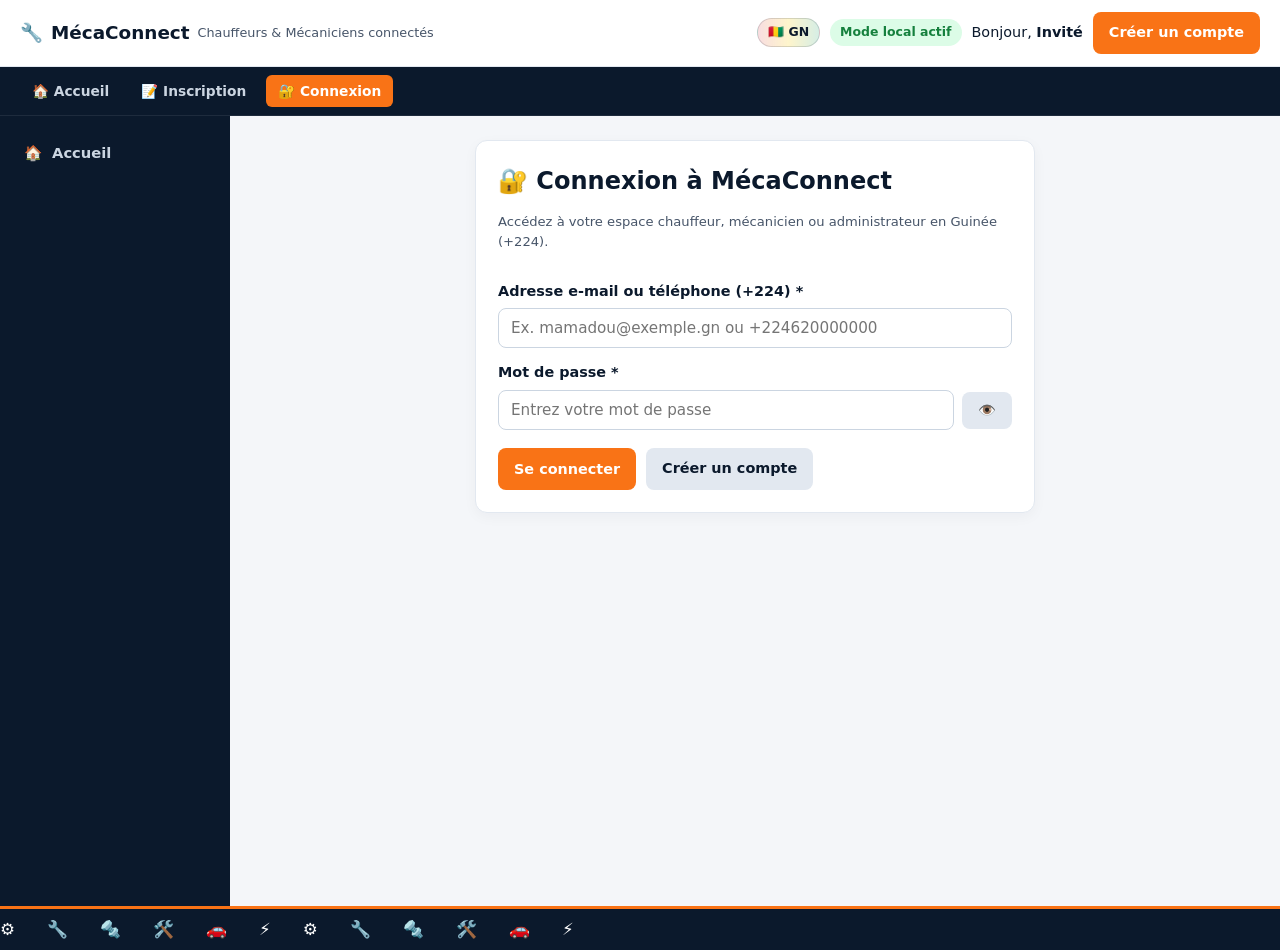
<file: frontend/paiement.html>
<!DOCTYPE html>
<html lang="fr">
<head>
    <meta charset="UTF-8" />
    <meta name="viewport" content="width=device-width, initial-scale=1.0" />
    <title>Paiements GNF — MécaConnect Guinée</title>
    <link rel="stylesheet" href="style.css" />
</head>
<body>
    <header class="topbar topbar-light">
        <div class="topbar-brand">
            <a href="index.html" class="logo">🔧 <span>MécaConnect</span> <small>Chauffeurs &amp; Mécaniciens connectés</small></a>
        </div>
        <div class="topbar-actions">
            <span class="gn-pill">🇬🇳 GN</span>
            <span id="apiStatusBadge" class="api-badge">Vérification API...</span>
            <span class="user-greeting">Bonjour, <strong data-user-name>Invité</strong></span>
            <a href="notifications.html" class="btn-notif">🔔 Notifications <span class="notif-badge" data-notif-badge>0</span></a>
            <button type="button" id="logoutBtn" class="btn-logout hidden" data-auth-logout>Déconnexion</button>
        </div>
    </header>

    <div class="sub-nav-bar">
        <a href="index.html" class="sub-nav-link">🏠 Accueil</a>
        <a href="demande.html" class="sub-nav-link">🚨 Demande SOS</a>
        <a href="mecanicien.html" class="sub-nav-link">🛠️ Missions</a>
        <a href="paiement.html" class="sub-nav-link active">💳 Paiements GNF</a>
    </div>

    <div class="app-layout">
        <aside class="sidebar">
            <nav class="sidebar-nav" aria-label="Menu principal">
                <a href="index.html" class="nav-item">🏠 <span>Accueil</span></a>
                <a href="chauffeur.html" class="nav-item">🚗 <span>Chauffeur</span></a>
                <a href="mecanicien.html" class="nav-item">🛠️ <span>Mécanicien</span></a>
                <a href="demande.html" class="nav-item">🚨 <span>Demande</span></a>
                <a href="paiement.html" class="nav-item active">💳 <span>Paiement</span></a>
                <a href="notifications.html" class="nav-item">🔔 <span>Notifications</span></a>
                <a href="profil.html" class="nav-item">👤 <span>Profil</span></a>
                <a href="admin.html" class="nav-item">🛡️ <span>Administration</span></a>
            </nav>
        </aside>

        <main class="main-content">
            <section class="form-card">
                <h1>💳 Paiement mobile en Francs guinéens (GNF)</h1>
                <form id="paymentForm" novalidate>
                    <div class="form-grid">
                        <div class="form-group">
                            <label for="payAmountGnf">Montant (GNF) *</label>
                            <input type="number" id="payAmountGnf" name="montant_gnf" value="150000" min="5000" step="5000" required />
                        </div>

                        <div class="form-group">
                            <label for="payMethod">Opérateur mobile *</label>
                            <select id="payMethod" name="operateur" required>
                                <option value="Orange Money Guinée">🟠 Orange Money Guinée</option>
                                <option value="MTN MoMo Guinée">🟡 MTN MoMo Guinée</option>
                                <option value="Espèces (à l'atelier)">💵 Espèces (à l'atelier)</option>
                            </select>
                        </div>

                        <div class="form-group">
                            <label for="payPhone">Numéro mobile money (+224) *</label>
                            <input type="tel" id="payPhone" name="telephone" placeholder="+224620000000" required />
                        </div>
                    </div>

                    <div class="hero-actions">
                        <button type="submit" class="btn-pay">Confirmer le paiement GNF</button>
                    </div>

                    <div id="paymentStatus" class="status-box hidden"></div>
                </form>
            </section>

            <section class="card">
                <h2>🧾 Historique des transactions</h2>
                <div id="paymentsHistoryList"></div>
            </section>
        </main>
    </div>

    <script src="app.js"></script>
</body>
</html>
</file>
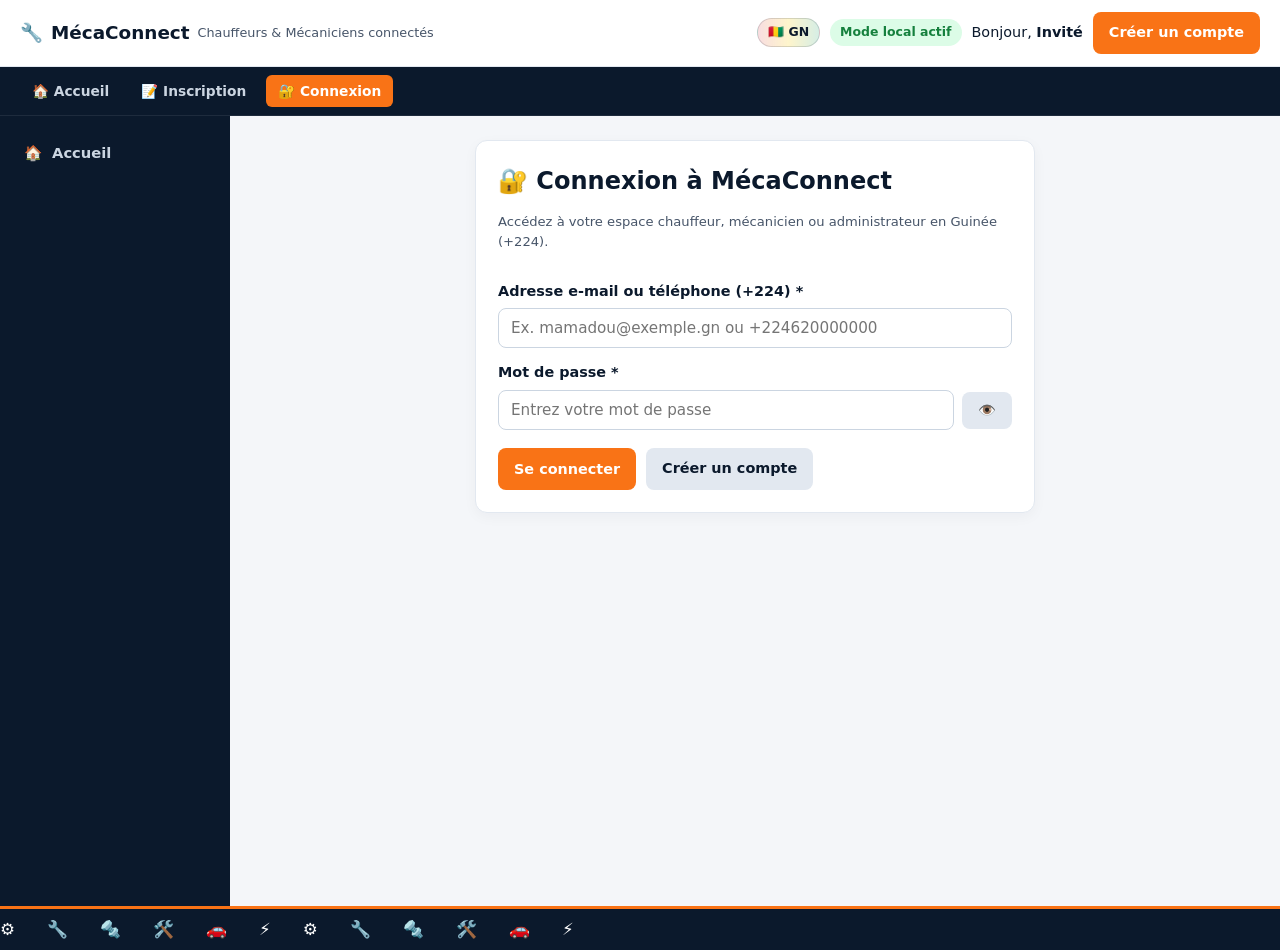
<file: frontend/profil.html>
<!DOCTYPE html>
<html lang="fr">
<head>
    <meta charset="UTF-8" />
    <meta name="viewport" content="width=device-width, initial-scale=1.0" />
    <title>Mon Profil — MécaConnect Guinée</title>
    <link rel="stylesheet" href="style.css" />
</head>
<body>
    <header class="topbar topbar-light">
        <div class="topbar-brand">
            <a href="index.html" class="logo">🔧 <span>MécaConnect</span> <small>Chauffeurs &amp; Mécaniciens connectés</small></a>
        </div>
        <div class="topbar-actions">
            <span class="gn-pill">🇬🇳 GN</span>
            <span id="apiStatusBadge" class="api-badge">Vérification API...</span>
            <span class="user-greeting">Bonjour, <strong data-user-name>Invité</strong></span>
            <a href="notifications.html" class="btn-notif">🔔 Notifications <span class="notif-badge" data-notif-badge>0</span></a>
            <button type="button" id="logoutBtn" class="btn-logout hidden" data-auth-logout>Déconnexion</button>
        </div>
    </header>

    <div class="sub-nav-bar">
        <a href="index.html" class="sub-nav-link">🏠 Accueil</a>
        <a href="demande.html" class="sub-nav-link">🚨 Demande SOS</a>
        <a href="paiement.html" class="sub-nav-link">💳 Paiements GNF</a>
        <a href="profil.html" class="sub-nav-link active">👤 Profil</a>
    </div>

    <div class="app-layout">
        <aside class="sidebar">
            <nav class="sidebar-nav" aria-label="Menu principal">
                <a href="index.html" class="nav-item">🏠 <span>Accueil</span></a>
                <a href="chauffeur.html" class="nav-item">🚗 <span>Chauffeur</span></a>
                <a href="mecanicien.html" class="nav-item">🛠️ <span>Mécanicien</span></a>
                <a href="demande.html" class="nav-item">🚨 <span>Demande</span></a>
                <a href="paiement.html" class="nav-item">💳 <span>Paiement</span></a>
                <a href="notifications.html" class="nav-item">🔔 <span>Notifications</span></a>
                <a href="profil.html" class="nav-item active">👤 <span>Profil</span></a>
                <a href="admin.html" class="nav-item">🛡️ <span>Administration</span></a>
            </nav>
        </aside>

        <main class="main-content">
            <section class="card">
                <div class="page-header">
                    <div>
                        <h1 id="profileName">Utilisateur</h1>
                        <p class="kyc-hint">Statut du compte : <strong id="profileKycStatus">Actif</strong></p>
                    </div>
                    <span class="status-badge" id="profileRole">CHAUFFEUR</span>
                </div>

                <div class="form-grid">
                    <div><strong>E-mail :</strong> <span id="profileEmail">-</span></div>
                    <div><strong>Téléphone :</strong> <span id="profilePhone">-</span></div>
                    <div><strong>Ville :</strong> <span id="profileCity">Conakry</span></div>
                    <div><strong>Quartier :</strong> <span id="profileQuarter">-</span></div>
                </div>

                <div class="hero-actions">
                    <a href="demande.html" class="btn-primary">🚨 Nouvelle demande SOS</a>
                    <a href="paiement.html" class="btn-pay">💳 Effectuer un paiement GNF</a>
                </div>
            </section>
        </main>
    </div>

    <script src="app.js"></script>
</body>
</html>
</file>
<file: frontend/style.css>
:root {
  --navy: #0b192c;
  --navy-soft: #132844;
  --orange: #f97316;
  --orange-dark: #ea580c;
  --bg: #f4f6f9;
  --surface: #ffffff;
  --text-main: #0f172a;
  --text-muted: #475569;
  --border: #e2e8f0;
  --success: #15803d;
  --danger: #dc2626;
  --info: #1d4ed8;
  --gn-red: #ce1126;
  --gn-yellow: #fcd116;
  --gn-green: #009460;
}

*,
*::before,
*::after {
  box-sizing: border-box;
}

body {
  margin: 0;
  font-family: system-ui, -apple-system, "Segoe UI", Roboto, Helvetica, Arial, sans-serif;
  background-color: var(--bg);
  color: var(--text-main);
  line-height: 1.5;
}

.hidden {
  display: none !important;
}

/* Barre supérieure */
.topbar {
  display: flex;
  flex-wrap: wrap;
  justify-content: space-between;
  align-items: center;
  gap: 12px;
  padding: 12px 20px;
  background: var(--navy);
  color: #ffffff;
  border-bottom: 3px solid var(--orange);
}

.topbar-light {
  background: #ffffff;
  color: var(--navy);
  border-bottom: 1px solid var(--border);
  box-shadow: 0 2px 8px rgba(11, 25, 44, 0.05);
}

.topbar-brand .logo {
  display: inline-flex;
  align-items: center;
  gap: 8px;
  text-decoration: none;
  color: inherit;
  font-weight: 800;
  font-size: 1.15rem;
}

.topbar-brand .logo small {
  font-weight: 500;
  font-size: 0.8rem;
  color: var(--text-muted);
}

.topbar-actions {
  display: flex;
  flex-wrap: wrap;
  align-items: center;
  gap: 10px;
  font-size: 0.9rem;
}

.gn-pill {
  display: inline-flex;
  align-items: center;
  gap: 4px;
  padding: 4px 10px;
  border-radius: 999px;
  font-weight: 700;
  font-size: 0.78rem;
  background: linear-gradient(90deg, rgba(206, 17, 38, 0.14), rgba(252, 209, 22, 0.22), rgba(0, 148, 96, 0.16));
  border: 1px solid rgba(11, 25, 44, 0.15);
}

.api-badge {
  padding: 4px 10px;
  border-radius: 999px;
  font-size: 0.78rem;
  font-weight: 700;
  background: #e2e8f0;
  color: var(--navy);
}

.api-badge.ok {
  background: #dcfce7;
  color: var(--success);
}

.api-badge.err {
  background: #fee2e2;
  color: var(--danger);
}

.btn-notif {
  display: inline-flex;
  align-items: center;
  gap: 6px;
  text-decoration: none;
  background: #f1f5f9;
  color: var(--navy);
  padding: 6px 12px;
  border-radius: 8px;
  font-weight: 600;
}

.notif-badge {
  background: var(--orange);
  color: #ffffff;
  font-size: 0.75rem;
  padding: 1px 6px;
  border-radius: 999px;
  font-weight: 700;
}

/* Sous-navigation */
.sub-nav-bar {
  display: flex;
  flex-wrap: wrap;
  gap: 8px;
  padding: 8px 20px;
  background: var(--navy);
  border-bottom: 1px solid rgba(255, 255, 255, 0.08);
}

.sub-nav-link {
  text-decoration: none;
  color: #cbd5e1;
  font-size: 0.86rem;
  font-weight: 600;
  padding: 6px 12px;
  border-radius: 6px;
}

.sub-nav-link:hover,
.sub-nav-link.active {
  background: var(--orange);
  color: #ffffff;
}

/* Mise en page principale */
.app-layout {
  display: grid;
  grid-template-columns: 230px 1fr;
  min-height: calc(100vh - 110px);
}

.sidebar {
  background: var(--navy);
  color: #e2e8f0;
  padding: 16px 12px;
}

.sidebar-nav {
  display: flex;
  flex-direction: column;
  gap: 6px;
}

.nav-item {
  display: flex;
  align-items: center;
  gap: 10px;
  text-decoration: none;
  color: #cbd5e1;
  padding: 10px 12px;
  border-radius: 8px;
  font-weight: 600;
  font-size: 0.92rem;
}

.nav-item:hover,
.nav-item.active {
  background: var(--navy-soft);
  color: #ffffff;
  border-left: 3px solid var(--orange);
}

.main-content {
  padding: 24px;
  display: flex;
  flex-direction: column;
  gap: 20px;
  max-width: 1120px;
  width: 100%;
}

/* Cartes & Formulaires */
.card,
.form-card {
  background: var(--surface);
  border: 1px solid var(--border);
  border-radius: 12px;
  padding: 22px;
  box-shadow: 0 4px 14px rgba(11, 25, 44, 0.04);
}

.page-header,
.section-head {
  display: flex;
  flex-wrap: wrap;
  justify-content: space-between;
  align-items: flex-start;
  gap: 12px;
  margin-bottom: 16px;
}

.page-header h1,
.section-head h2 {
  margin: 0 0 4px;
  color: var(--navy);
}

.section-title {
  margin: 20px 0 12px;
  padding-bottom: 6px;
  border-bottom: 2px solid var(--orange);
  font-weight: 700;
  color: var(--navy);
  font-size: 1rem;
}

.form-grid {
  display: grid;
  grid-template-columns: repeat(auto-fit, minmax(240px, 1fr));
  gap: 16px;
}

.form-group {
  display: flex;
  flex-direction: column;
  gap: 6px;
}

.form-group label {
  font-weight: 600;
  font-size: 0.9rem;
  color: var(--navy);
}

.form-group input,
.form-group select,
.form-group textarea {
  width: 100%;
  padding: 10px 12px;
  border: 1px solid #cbd5e1;
  border-radius: 8px;
  font-size: 0.95rem;
  font-family: inherit;
  background: #ffffff;
  color: var(--text-main);
}

.form-group input:focus,
.form-group select:focus,
.form-group textarea:focus {
  outline: none;
  border-color: var(--orange);
  box-shadow: 0 0 0 3px rgba(249, 115, 22, 0.16);
}

.kyc-hint {
  font-size: 0.82rem;
  color: var(--text-muted);
}

.status-badge {
  display: inline-block;
  padding: 5px 12px;
  border-radius: 999px;
  font-size: 0.8rem;
  font-weight: 700;
  background: #fff7ed;
  color: var(--orange-dark);
  border: 1px solid #fed7aa;
}

.status-box {
  margin-top: 14px;
  padding: 12px 14px;
  border-radius: 8px;
  font-weight: 600;
  font-size: 0.9rem;
  border: 1px solid transparent;
}

.status-box.success {
  background: #f0fdf4;
  border-color: #bbf7d0;
  color: var(--success);
}

.status-box.error {
  background: #fef2f2;
  border-color: #fecaca;
  color: var(--danger);
}

.status-box.info {
  background: #eff6ff;
  border-color: #bfdbfe;
  color: var(--info);
}

/* Boutons */
.hero-actions {
  display: flex;
  flex-wrap: wrap;
  gap: 10px;
  margin-top: 18px;
}

.btn,
.btn-primary,
.btn-secondary,
.btn-pay,
.btn-cta-orange,
.btn-ghost-auth,
.btn-logout {
  display: inline-flex;
  align-items: center;
  justify-content: center;
  gap: 6px;
  text-decoration: none;
  cursor: pointer;
  border: none;
  border-radius: 8px;
  padding: 10px 16px;
  font-weight: 700;
  font-size: 0.9rem;
  font-family: inherit;
}

.btn-primary,
.btn-cta-orange {
  background: var(--orange);
  color: #ffffff;
}

.btn-primary:hover,
.btn-cta-orange:hover {
  background: var(--orange-dark);
}

.btn-secondary,
.btn-ghost-auth {
  background: #e2e8f0;
  color: var(--navy);
}

.btn-secondary:hover,
.btn-ghost-auth:hover {
  background: #cbd5e1;
}

.btn-pay {
  background: var(--navy);
  color: #ffffff;
}

.btn-logout {
  background: #fee2e2;
  color: var(--danger);
}

/* Bandeau animé bas de page */
.mechanical-stage {
  overflow: hidden;
  background: var(--navy);
  color: #ffffff;
  padding: 8px 0;
  border-top: 3px solid var(--orange);
}

.mechanical-track {
  display: flex;
  gap: 32px;
  white-space: nowrap;
  animation: scrollTrack 18s linear infinite;
  font-size: 1.05rem;
}

@keyframes scrollTrack {
  0% {
    transform: translateX(0);
  }
  100% {
    transform: translateX(-50%);
  }
}

/* Responsive */
@media (max-width: 820px) {
  .app-layout {
    grid-template-columns: 1fr;
  }

  .sidebar {
    padding: 10px;
  }

  .sidebar-nav {
    flex-direction: row;
    overflow-x: auto;
  }

  .nav-item {
    white-space: nowrap;
  }
}
</file>
